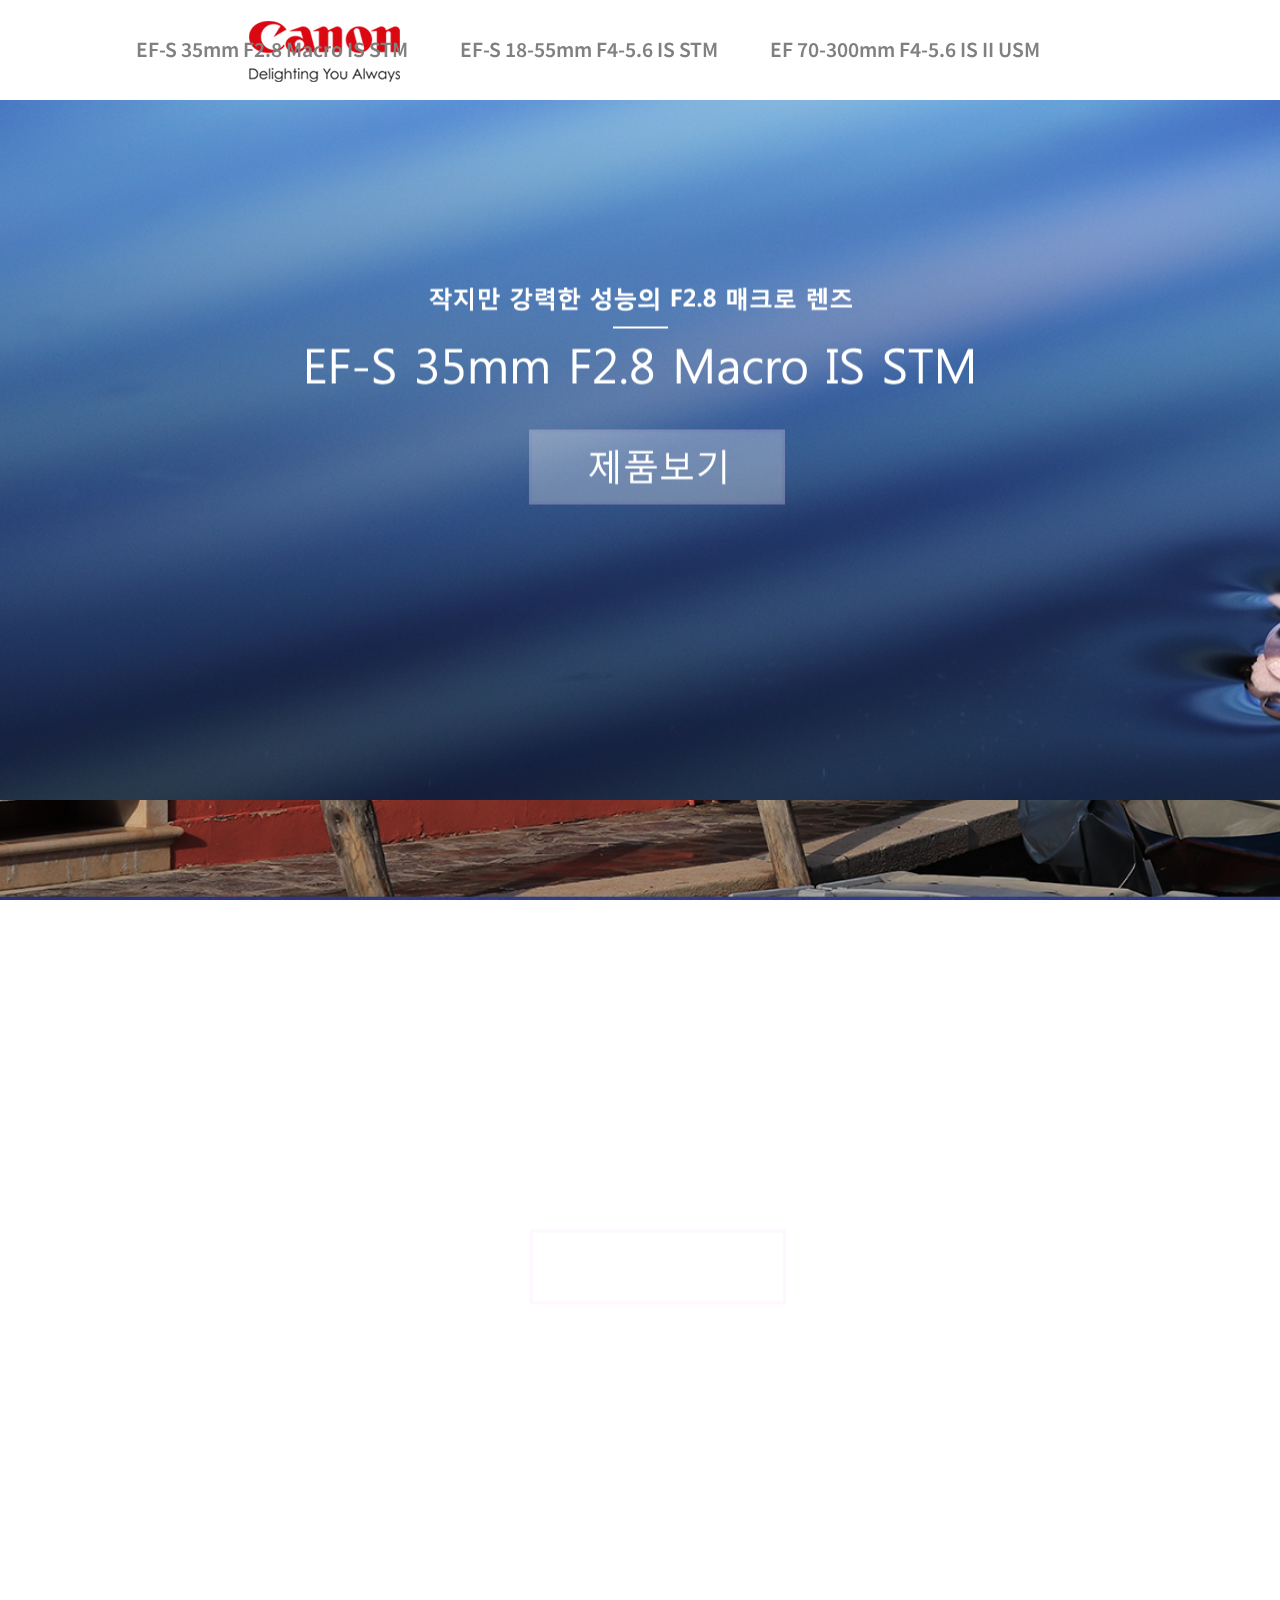
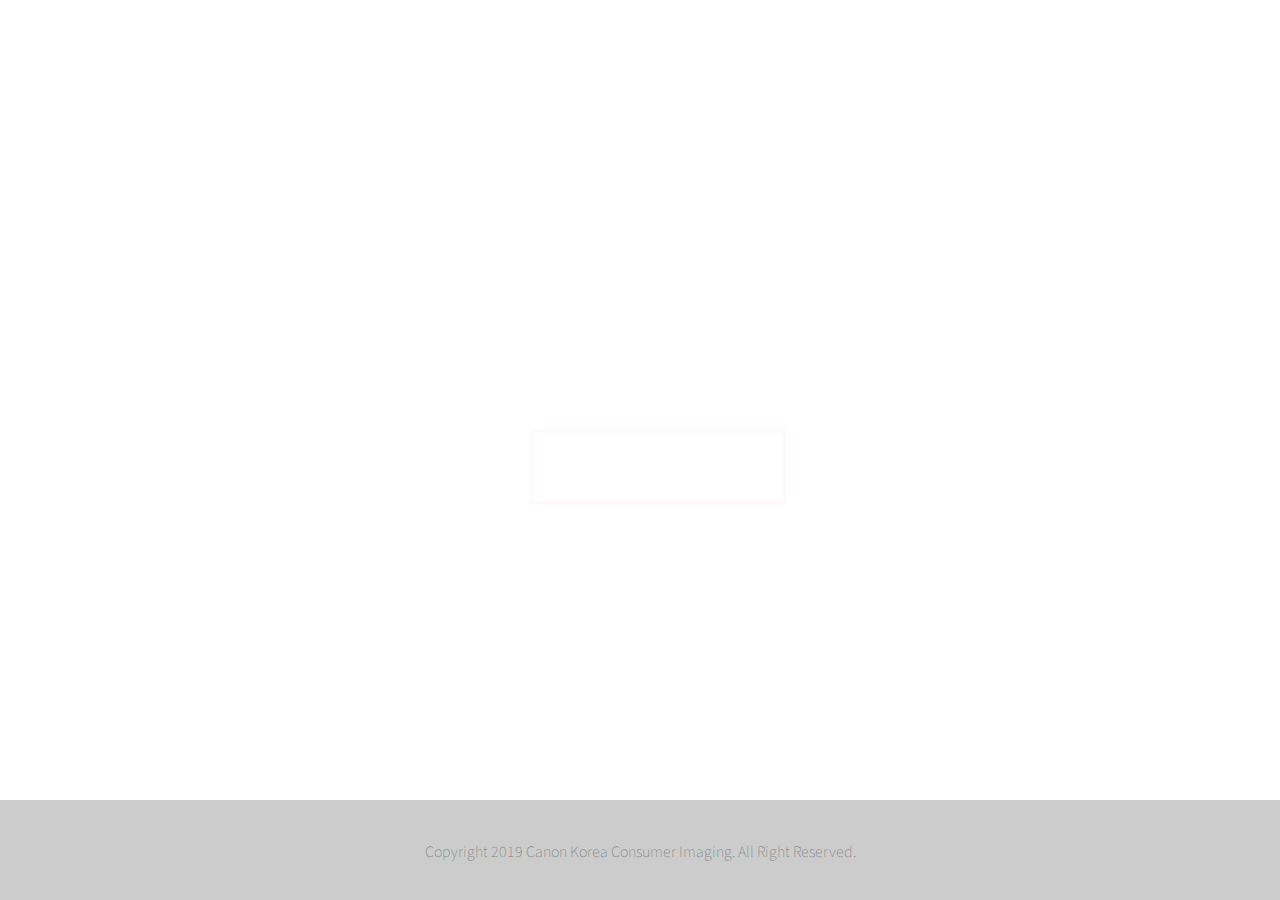
<file: index.html>
<!DOCTYPE html>
<html lang="kr">
  <head>
    <meta charset="utf-8">
    <link href="https://fonts.googleapis.com/css?family=Noto+Sans+KR" rel="stylesheet">
    <title></title>
    <style>
      body, h1 {
        margin: 0px;
      }
      #scene{
        height: 800px;
        overflow: hidden;
        background-size: cover;
        background-attachment: fixed;
      }
      .one{background-image: url(images/index_07.png);}
      .two{background-image: url(images/index_08.png);}
      .three{background-image: url(images/index_09.png);}
      #scene h1{
        position: relative;
        left: 50%;
        top: 50%;
        transform: translateX(-50%) translateY(-50%);
        text-align: center;
      }
      /*---푸터적용---*/
      footer{
        height: 100px;
        background-color: rgba(0, 0, 0, 0.2);
      }
      .footer{
        position: relative;
        left: 50%;
        top: 50%;
        transform: translateX(-50%) translateY(-50%);
        text-align: center;
        font-family: 'Noto Sans KR', sans-serif;
        font-size: 0.9rem;
        font-weight: 100;
        color: gray;
      }
      /*---네비게이션 처리---*/
      .wrap{
        border: 0px solid red;
        height: 100px;
        width: 100%;
        position: fixed;
        background-color: white;
        z-index: 10;
      }
      .logo{
        border: 0px solid blue;
        display: inline-block;
        margin-left: 240px;
      }
      .nav{
        border: 0px solid green;
        position: fixed;
        right: 240px;
        top: 35px;
        display: inline-block;
        font-family: 'Noto Sans KR', sans-serif;
        font-size: 1.2rem;
        font-weight: 600;
        color: gray;
      }
      .space{
        margin-left: 3rem;
      }
      a, a:link :visited :active{
        text-decoration: none;
        color: gray;
      }
      a:hover{
        color: red;
      }
    </style>
  </head>
  <body>
    <nav class="wrap">
      <div class="logo">
        <img src="images/index_02.png">
      </div>
      <div class="nav">
        <a href="p01.html">EF-S 35mm F2.8 Macro IS STM</a>
        <span class="space"></span>
        <a href="p02.html">EF-S 18-55mm F4-5.6 IS STM</a>
        <span class="space"></span>
        <a href="p03.html">EF 70-300mm F4-5.6 IS II USM</a>
      </div>
    </nav>
    <section id="scene" class="one">
      <h1><a href="p01.html"><img src="images/t01.png"></a></h1>
    </section>
    <section id="scene" class="two">
      <h1><a href="p02.html"><img src="images/t02.png"></a></h1>
    </section>
    <section id="scene" class="three">
      <h1><a href="p03.html"><img src="images/t03.png"></a></h1>
    </section>
    <footer>
      <div class="footer">
        Copyright 2019 Canon Korea Consumer Imaging. All Right Reserved.
      </div>
    </footer>
  </body>
</html>
</file>
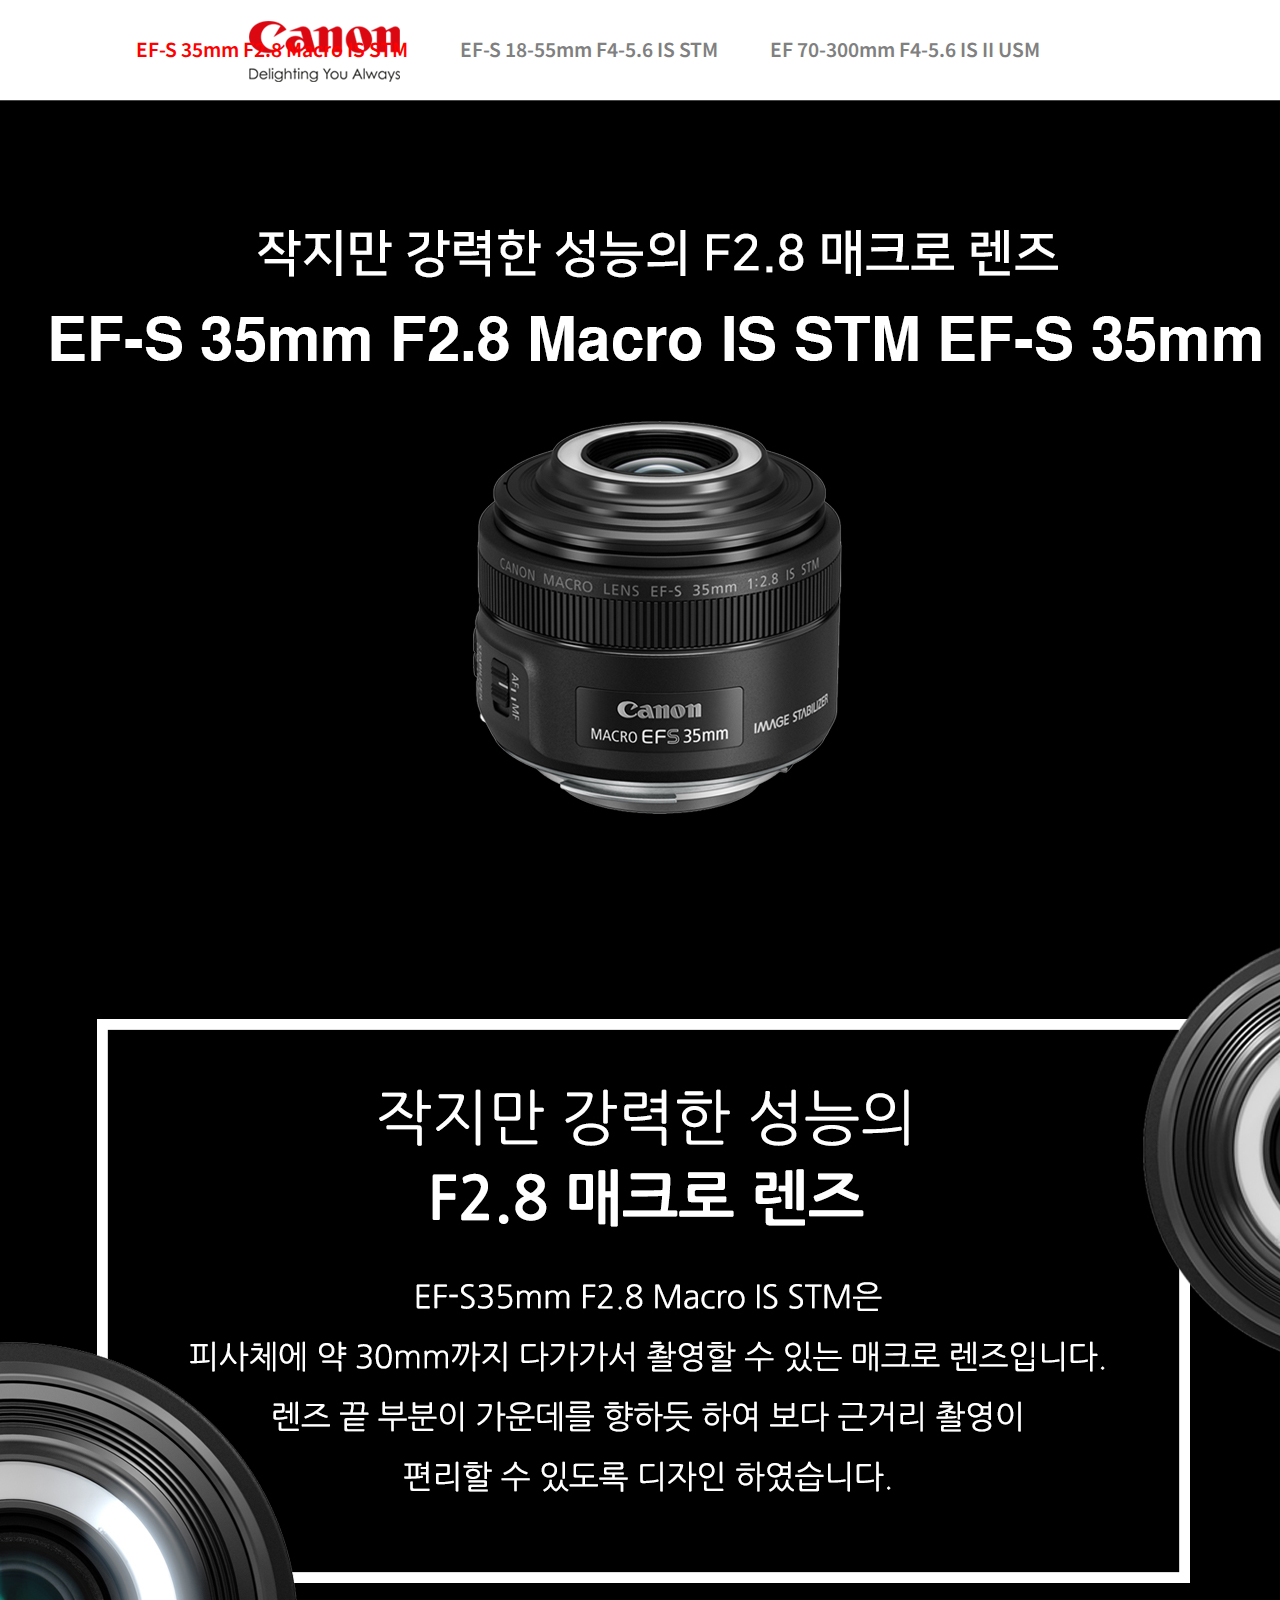
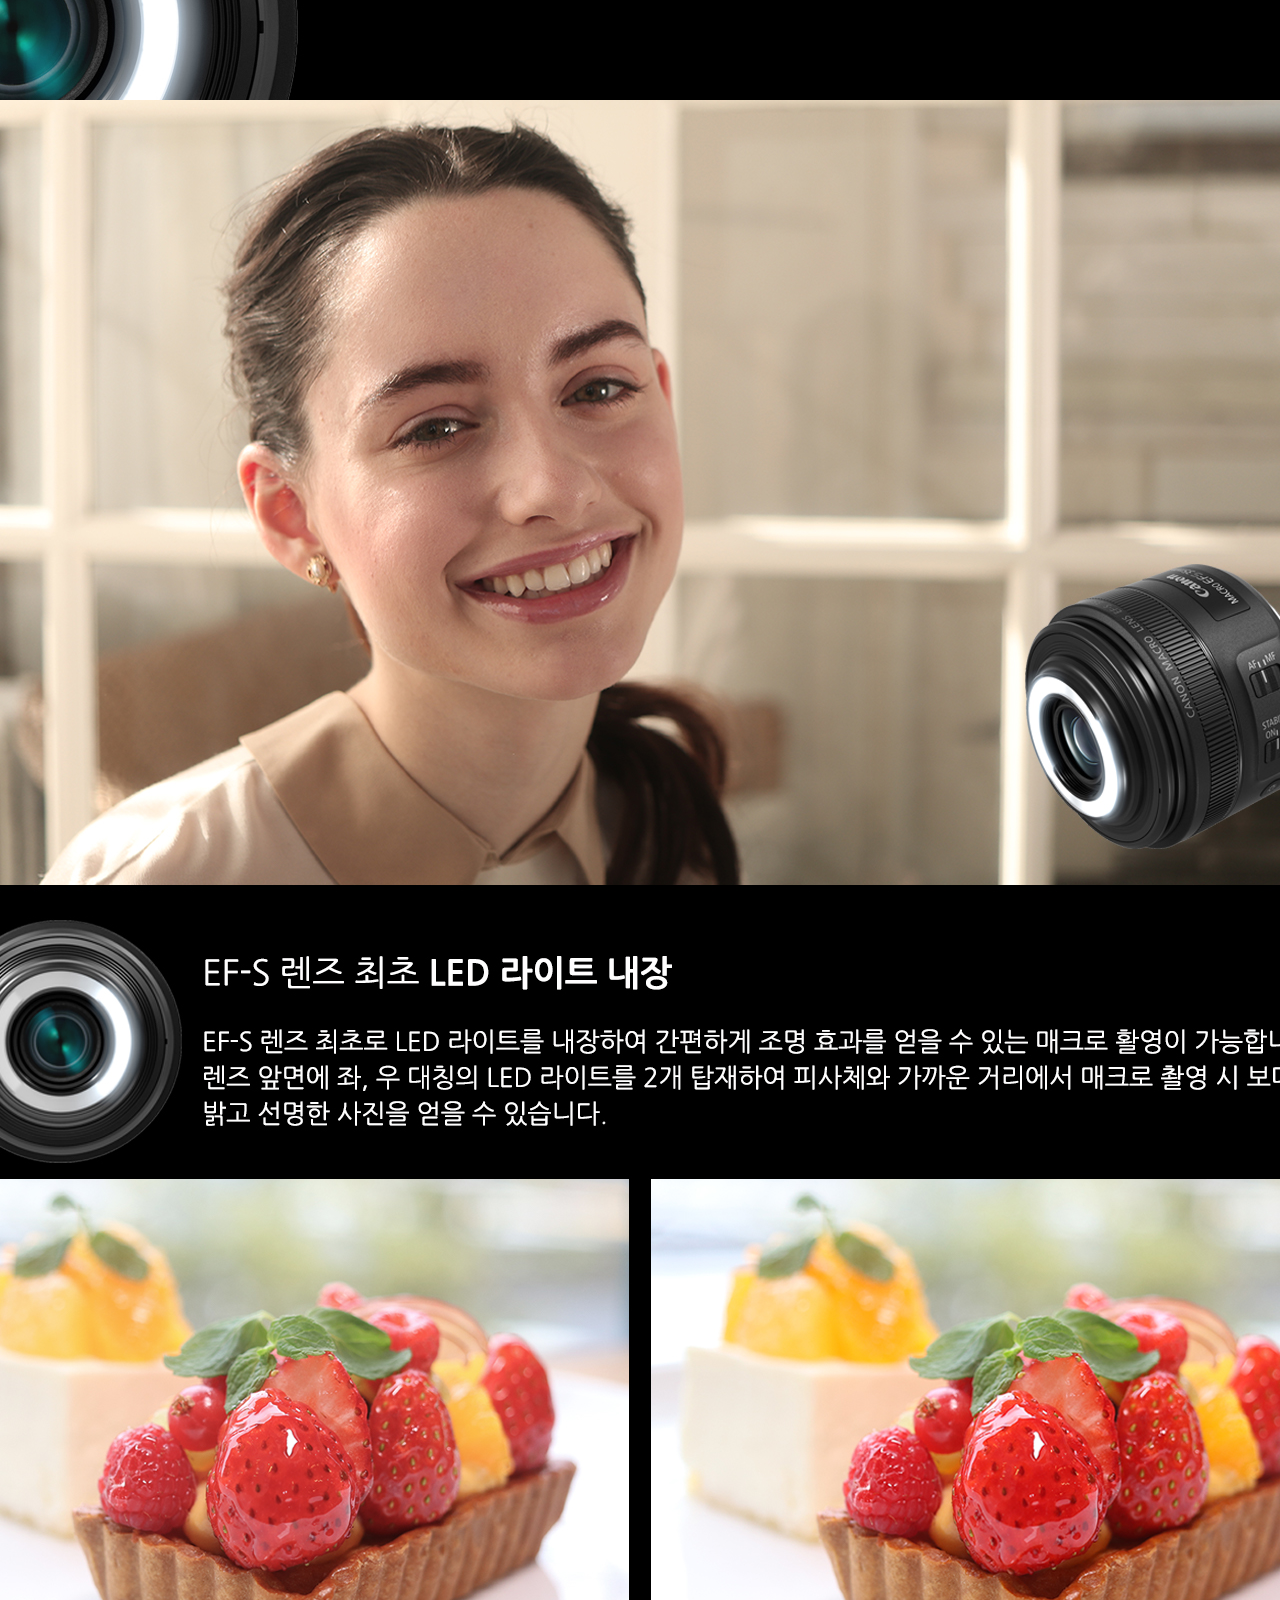
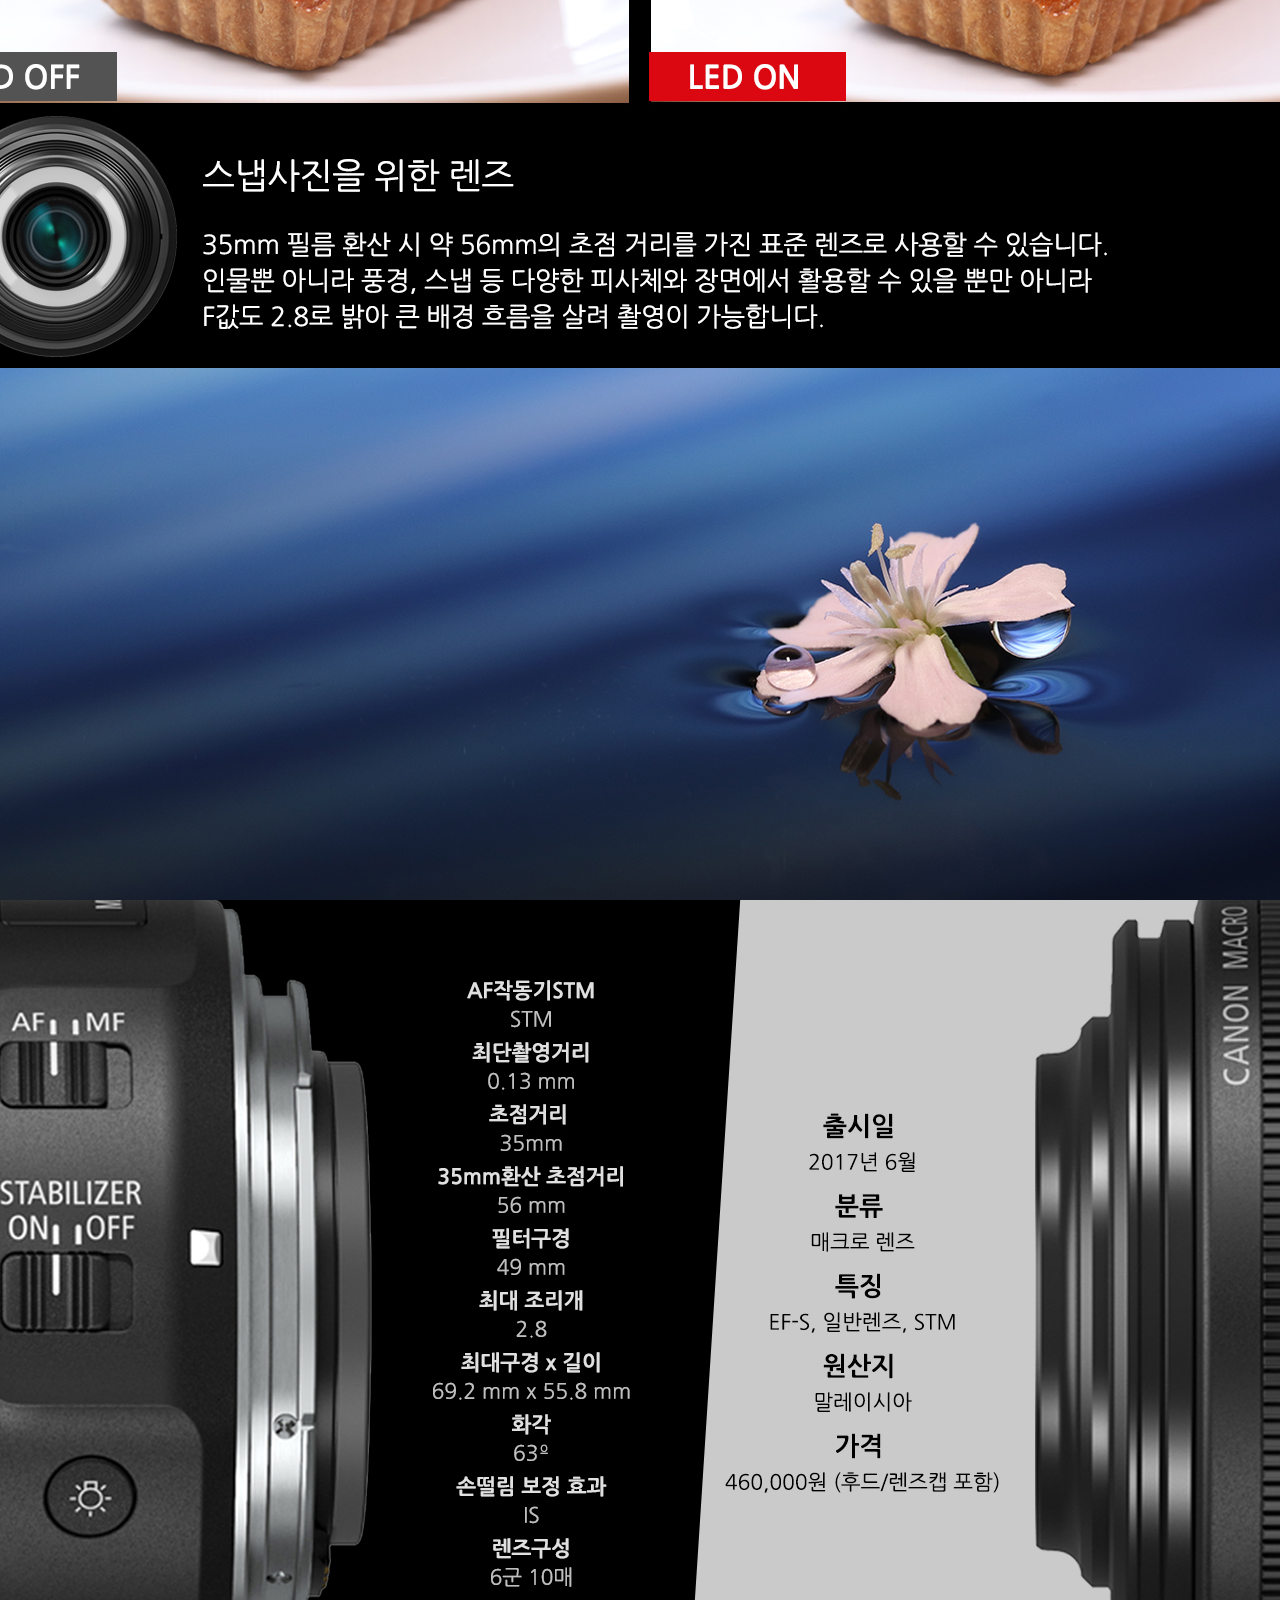
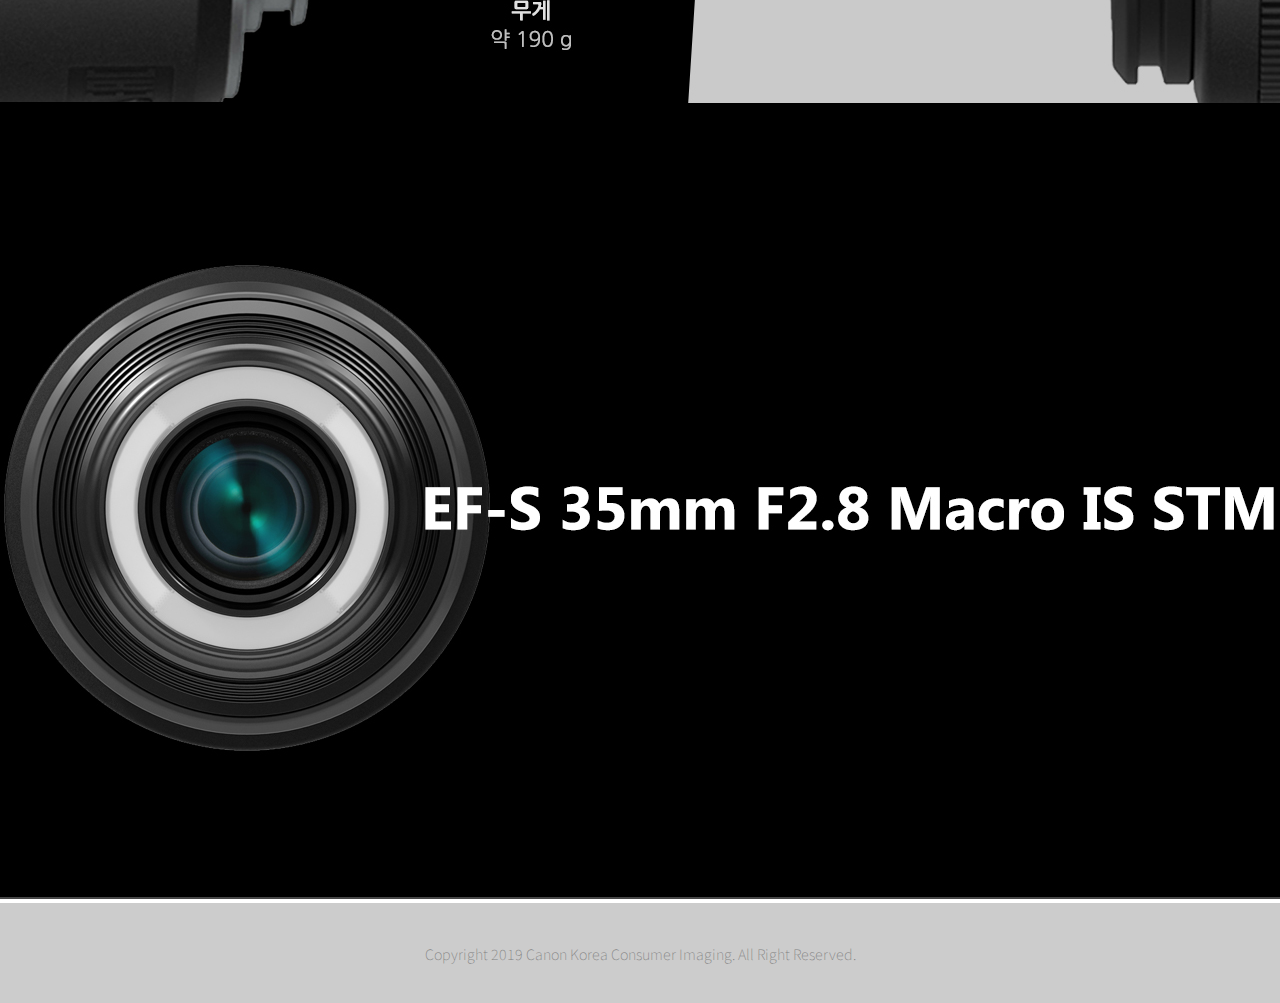
<file: p01.html>
<!DOCTYPE html>
<html lang="kr">
  <head>
    <meta charset="utf-8">
    <link rel="stylesheet" href="css.css">
    <link href="https://fonts.googleapis.com/css?family=Noto+Sans+KR" rel="stylesheet">
    <title></title>
  </head>
  <body>
    <nav class="wrap">
      <div class="logo">
        <a href="index.html"><img src="images/index_02.png"></a>
      </div>
      <div class="nav">
        <a href="p01.html" style="color:red">EF-S 35mm F2.8 Macro IS STM</a>
        <span class="space"></span>
        <a href="p02.html">EF-S 18-55mm F4-5.6 IS STM</a>
        <span class="space"></span>
        <a href="p03.html">EF 70-300mm F4-5.6 IS II USM</a>
      </div>
    </nav>

      <section class="bodywrap">
        <div class="page">
          <img src="images/1.jpg">
        </div>
      </section>

    <footer>
      <div class="footer">
        Copyright 2019 Canon Korea Consumer Imaging. All Right Reserved.
      </div>
    </footer>
  </body>
</html>
</file>
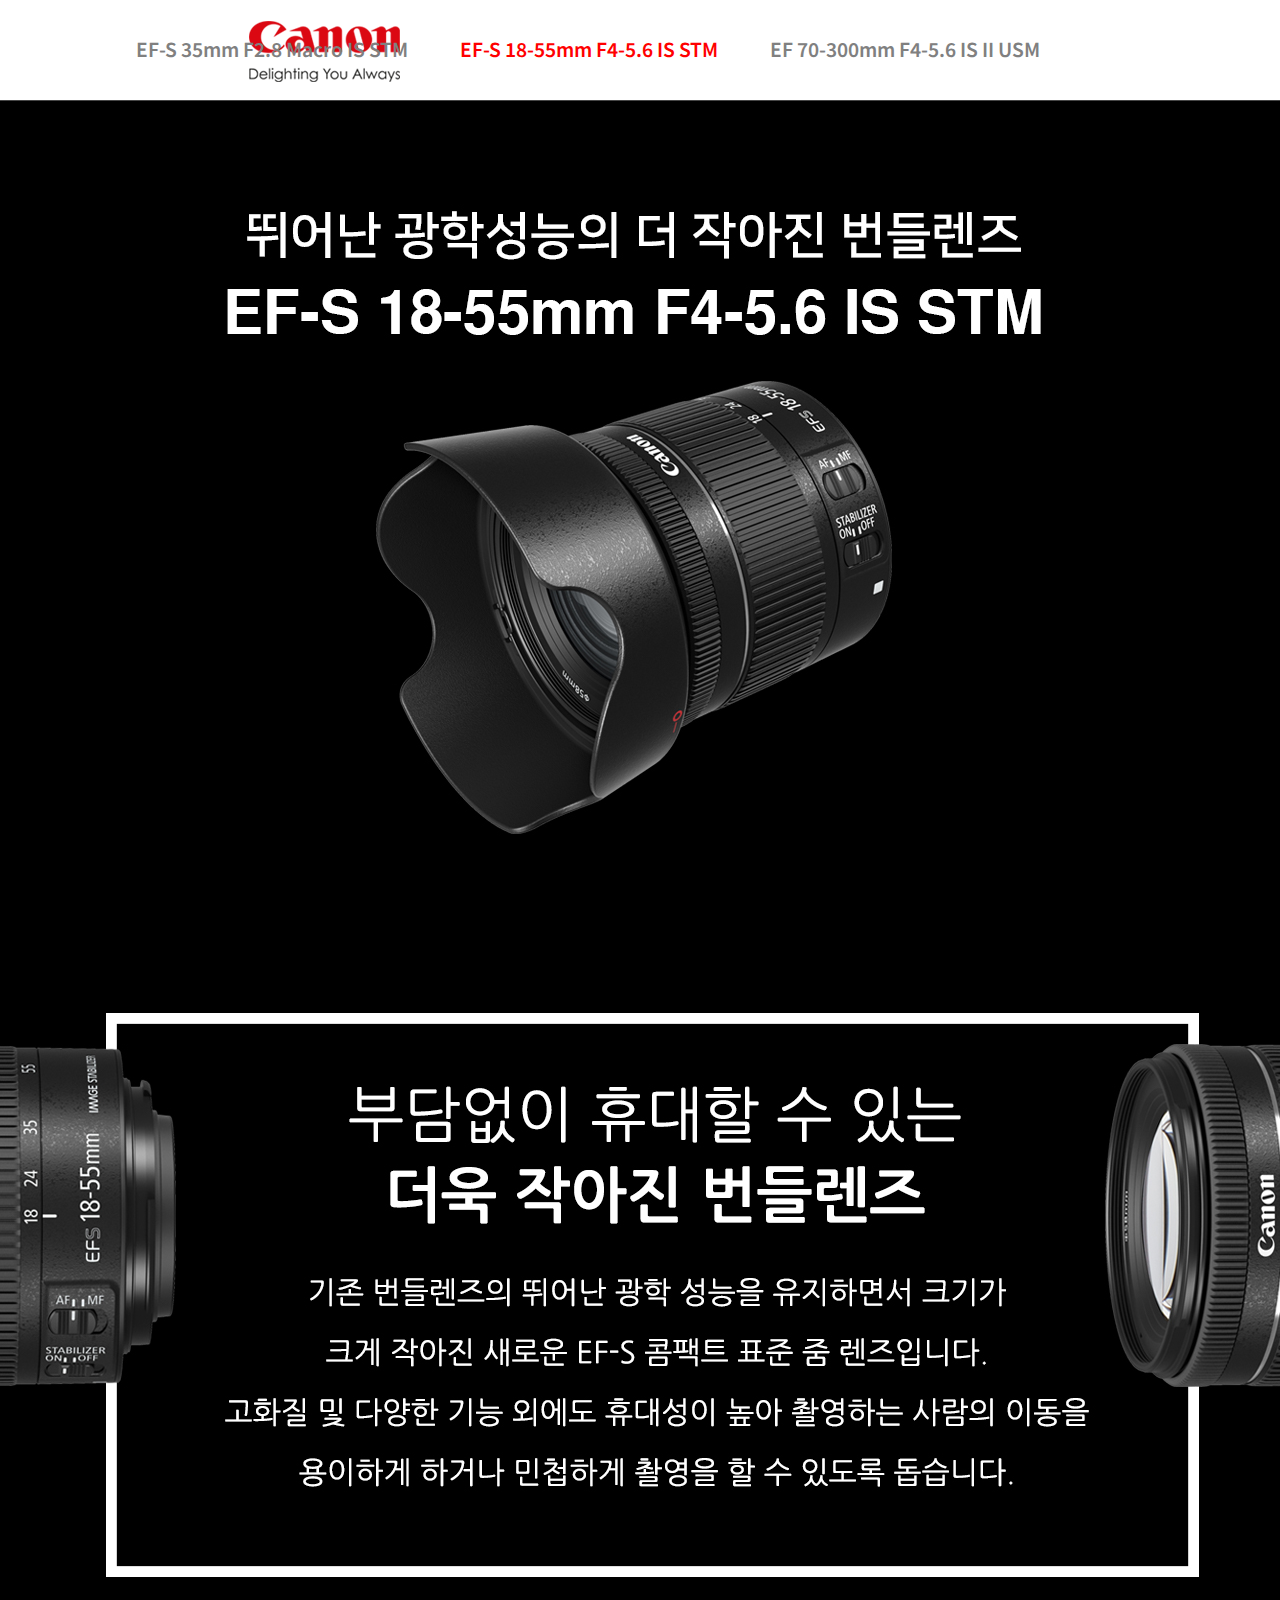
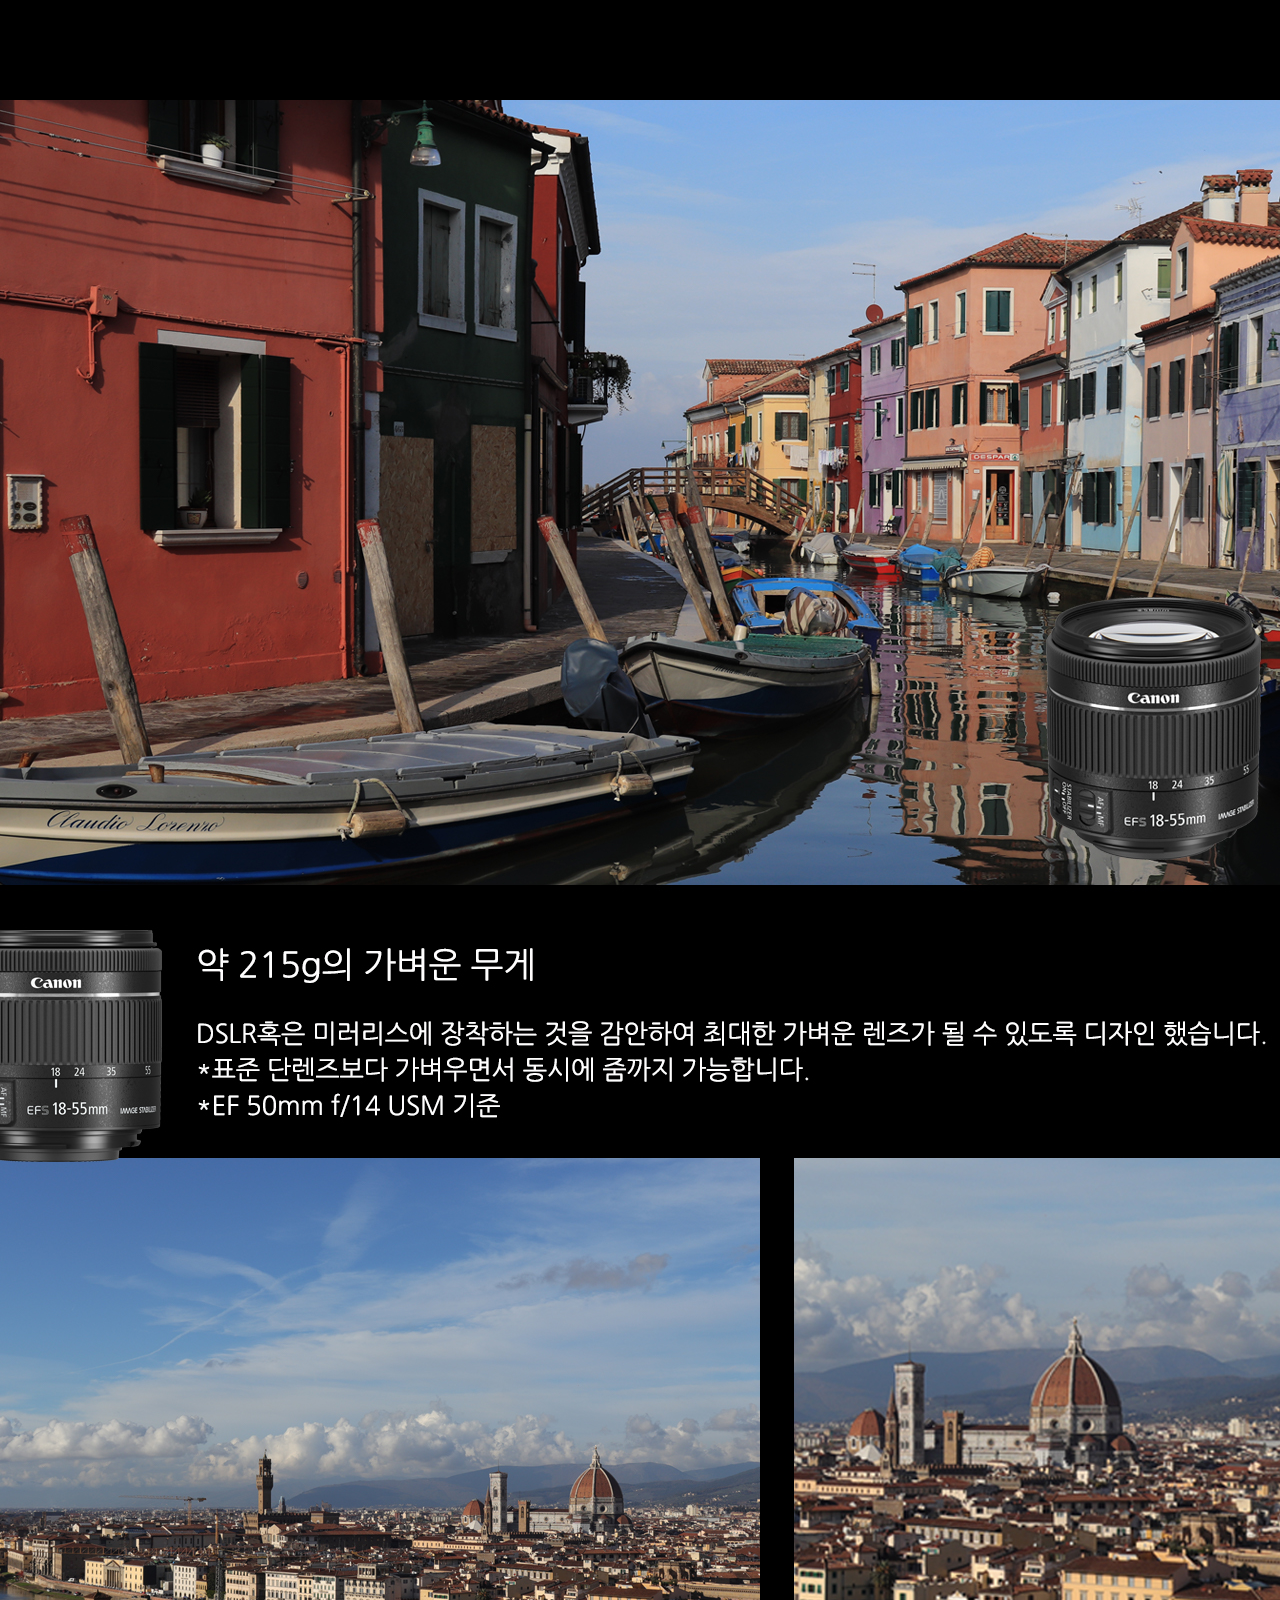
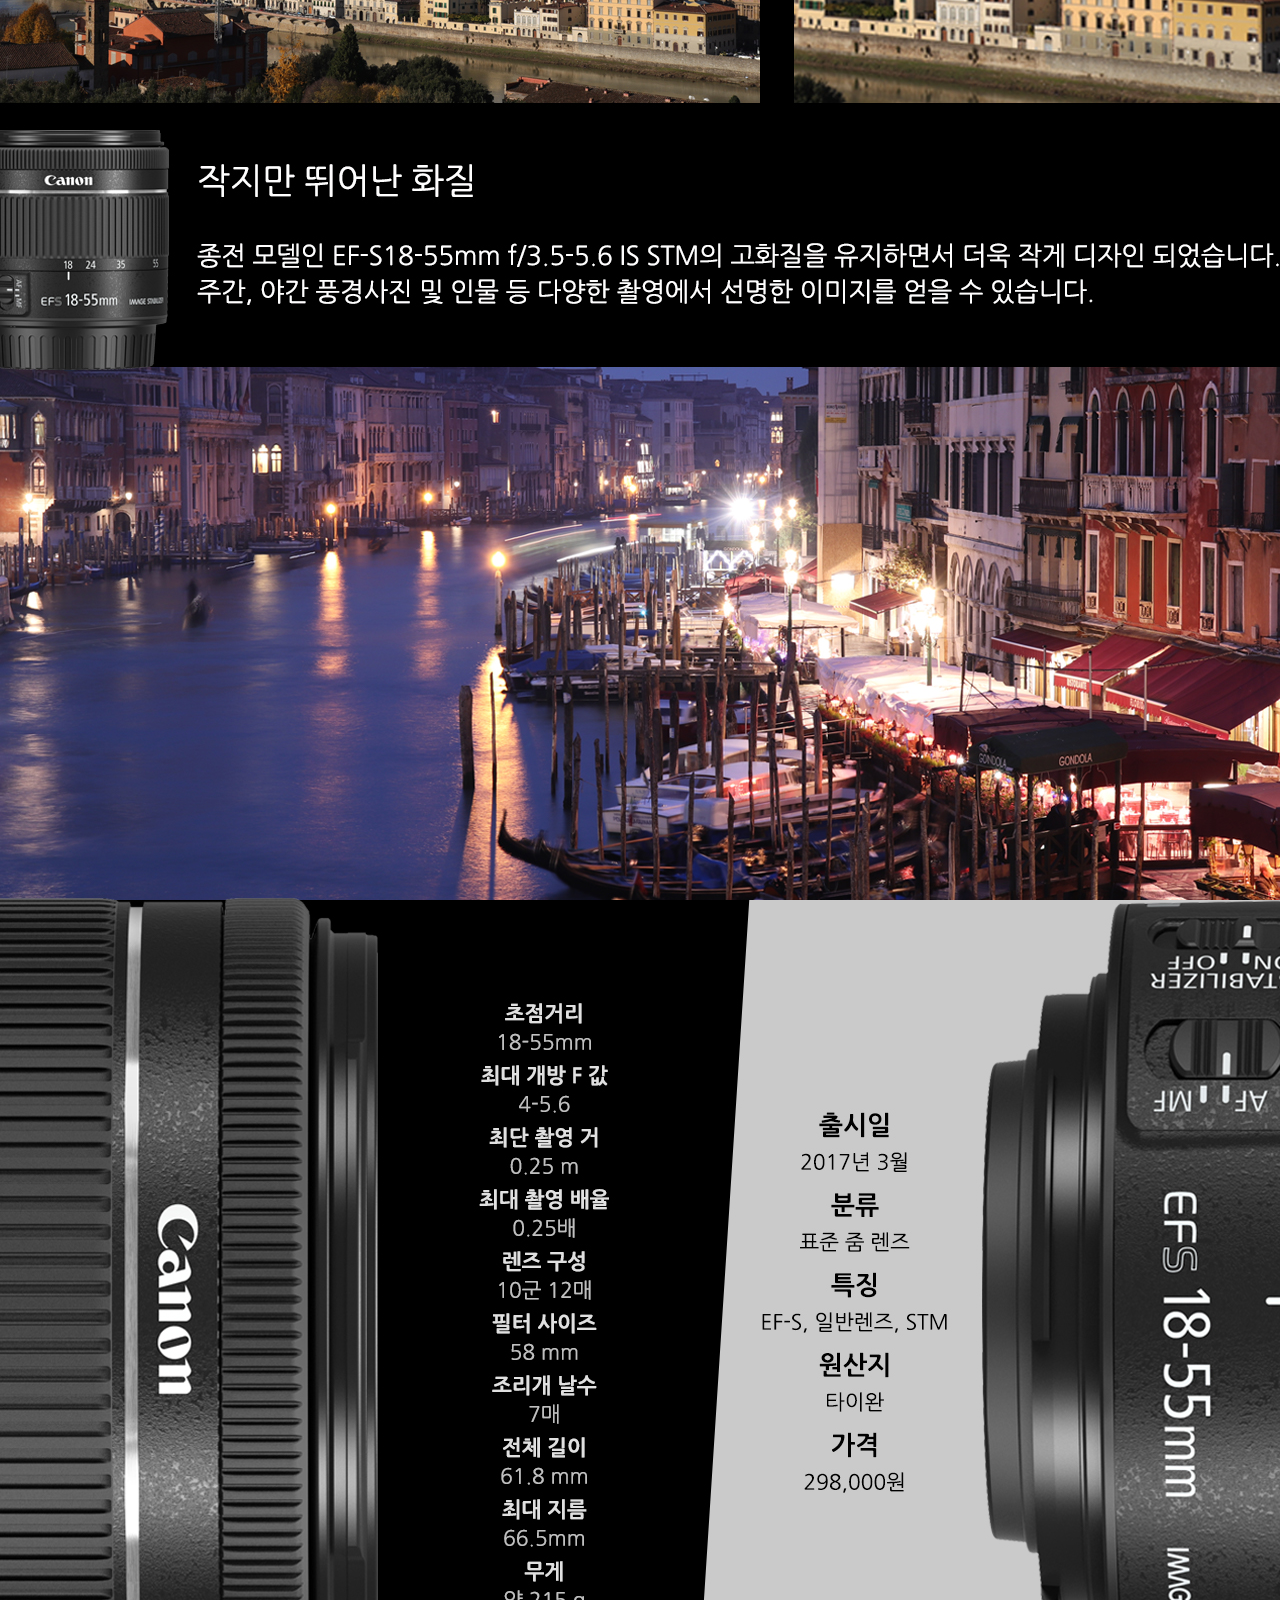
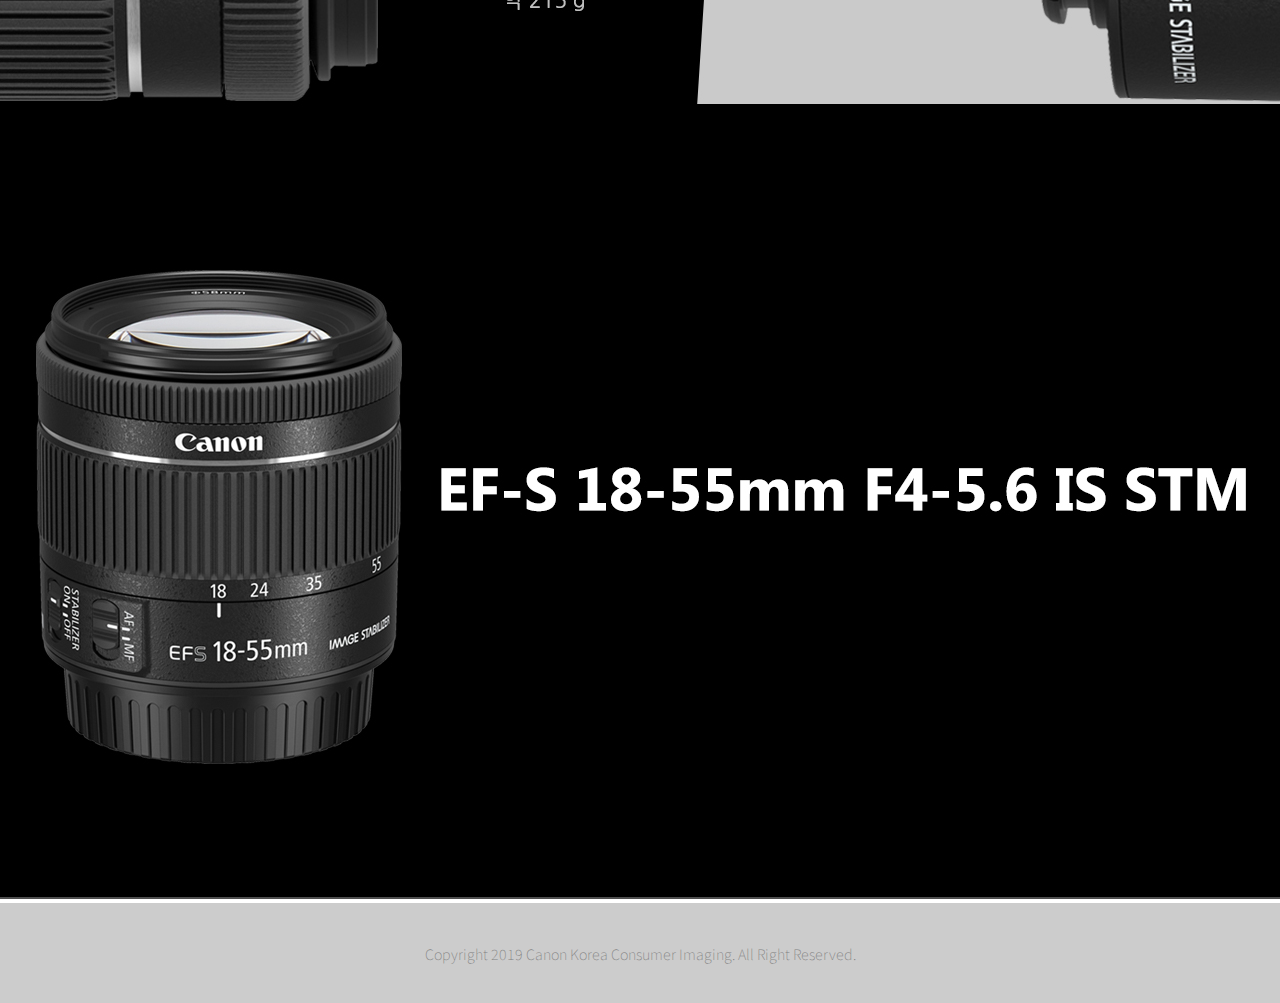
<file: p02.html>
<!DOCTYPE html>
<html lang="kr">
  <head>
    <meta charset="utf-8">
    <link rel="stylesheet" href="css.css">
    <link href="https://fonts.googleapis.com/css?family=Noto+Sans+KR" rel="stylesheet">
    <title></title>
  </head>
  <body>
    <nav class="wrap">
      <div class="logo">
        <a href="index.html"><img src="images/index_02.png"></a>
      </div>
      <div class="nav">
        <a href="p01.html">EF-S 35mm F2.8 Macro IS STM</a>
        <span class="space"></span>
        <a href="p02.html" style="color:red">EF-S 18-55mm F4-5.6 IS STM</a>
        <span class="space"></span>
        <a href="p03.html">EF 70-300mm F4-5.6 IS II USM</a>
      </div>
    </nav>

      <section class="bodywrap">
        <div class="page">
          <img src="images/2.jpg">
        </div>
      </section>

    <footer>
      <div class="footer">
        Copyright 2019 Canon Korea Consumer Imaging. All Right Reserved.
      </div>
    </footer>
  </body>
</html>
</file>
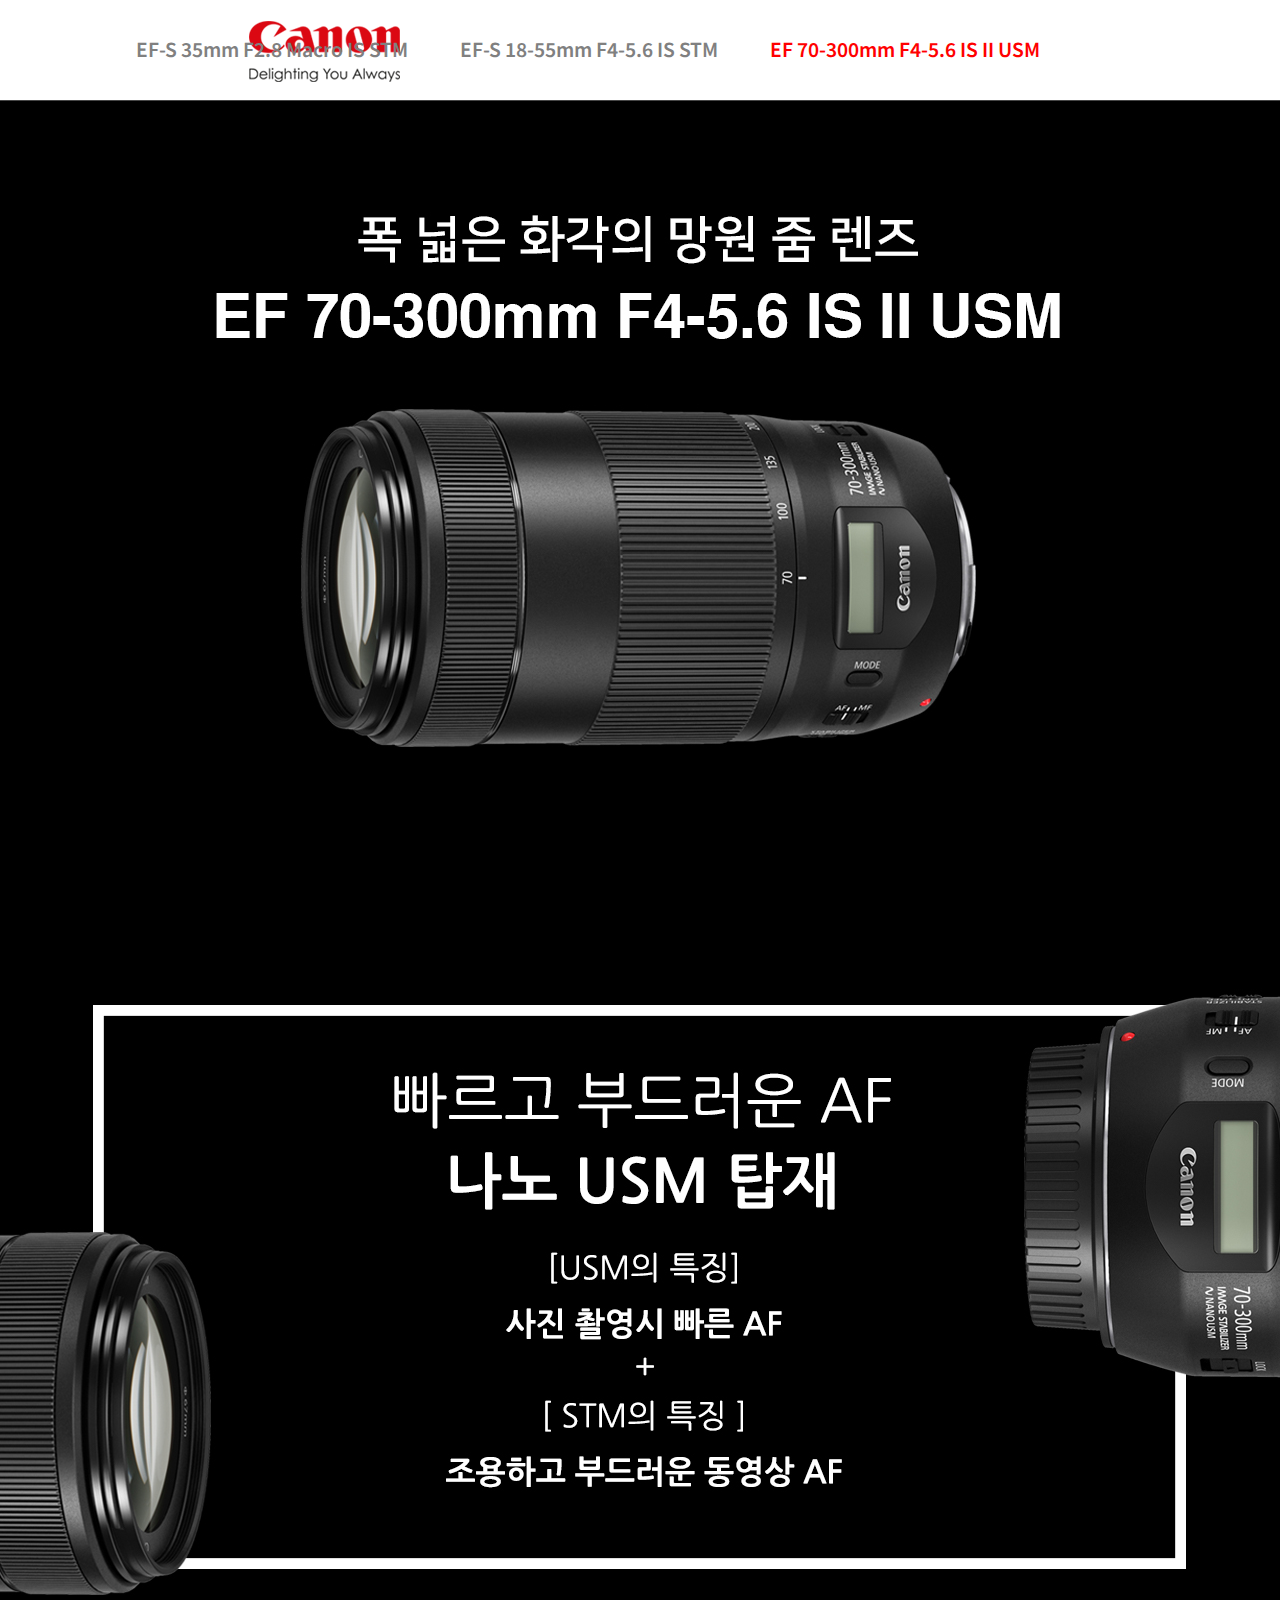
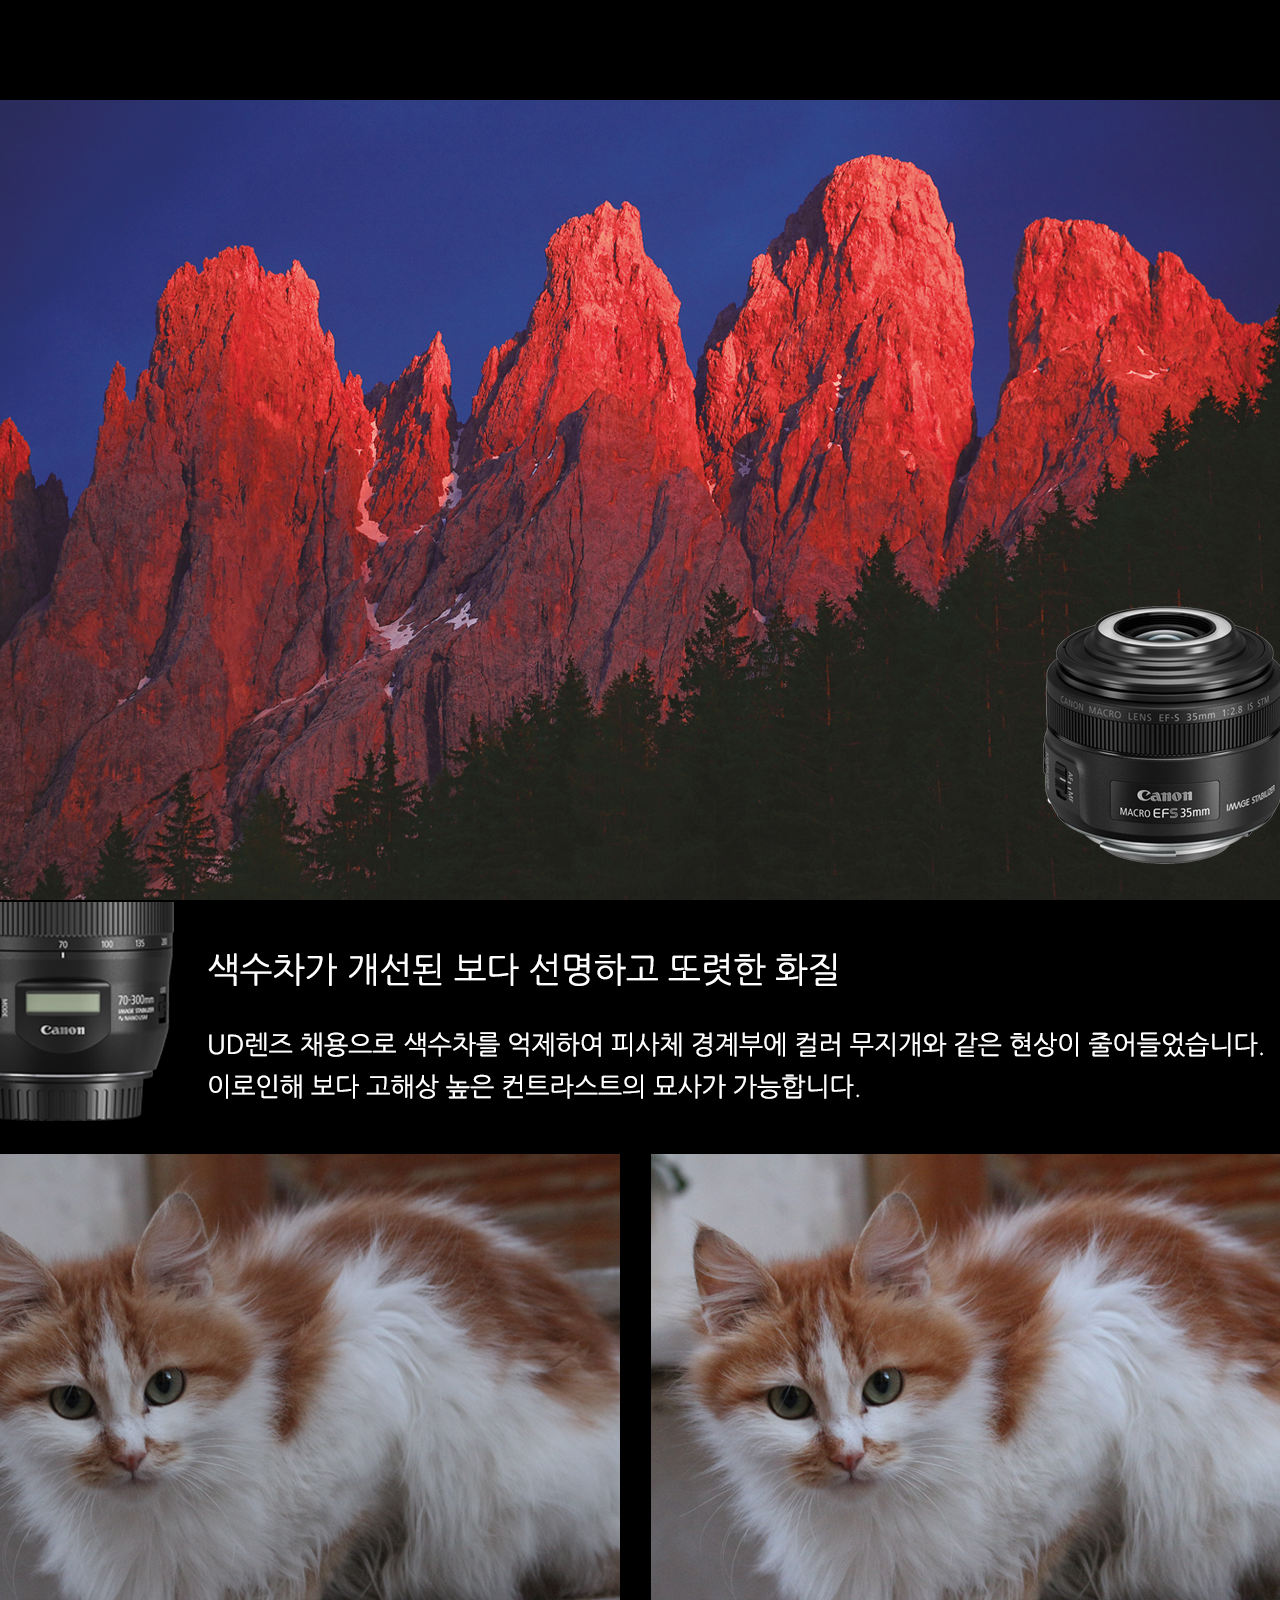
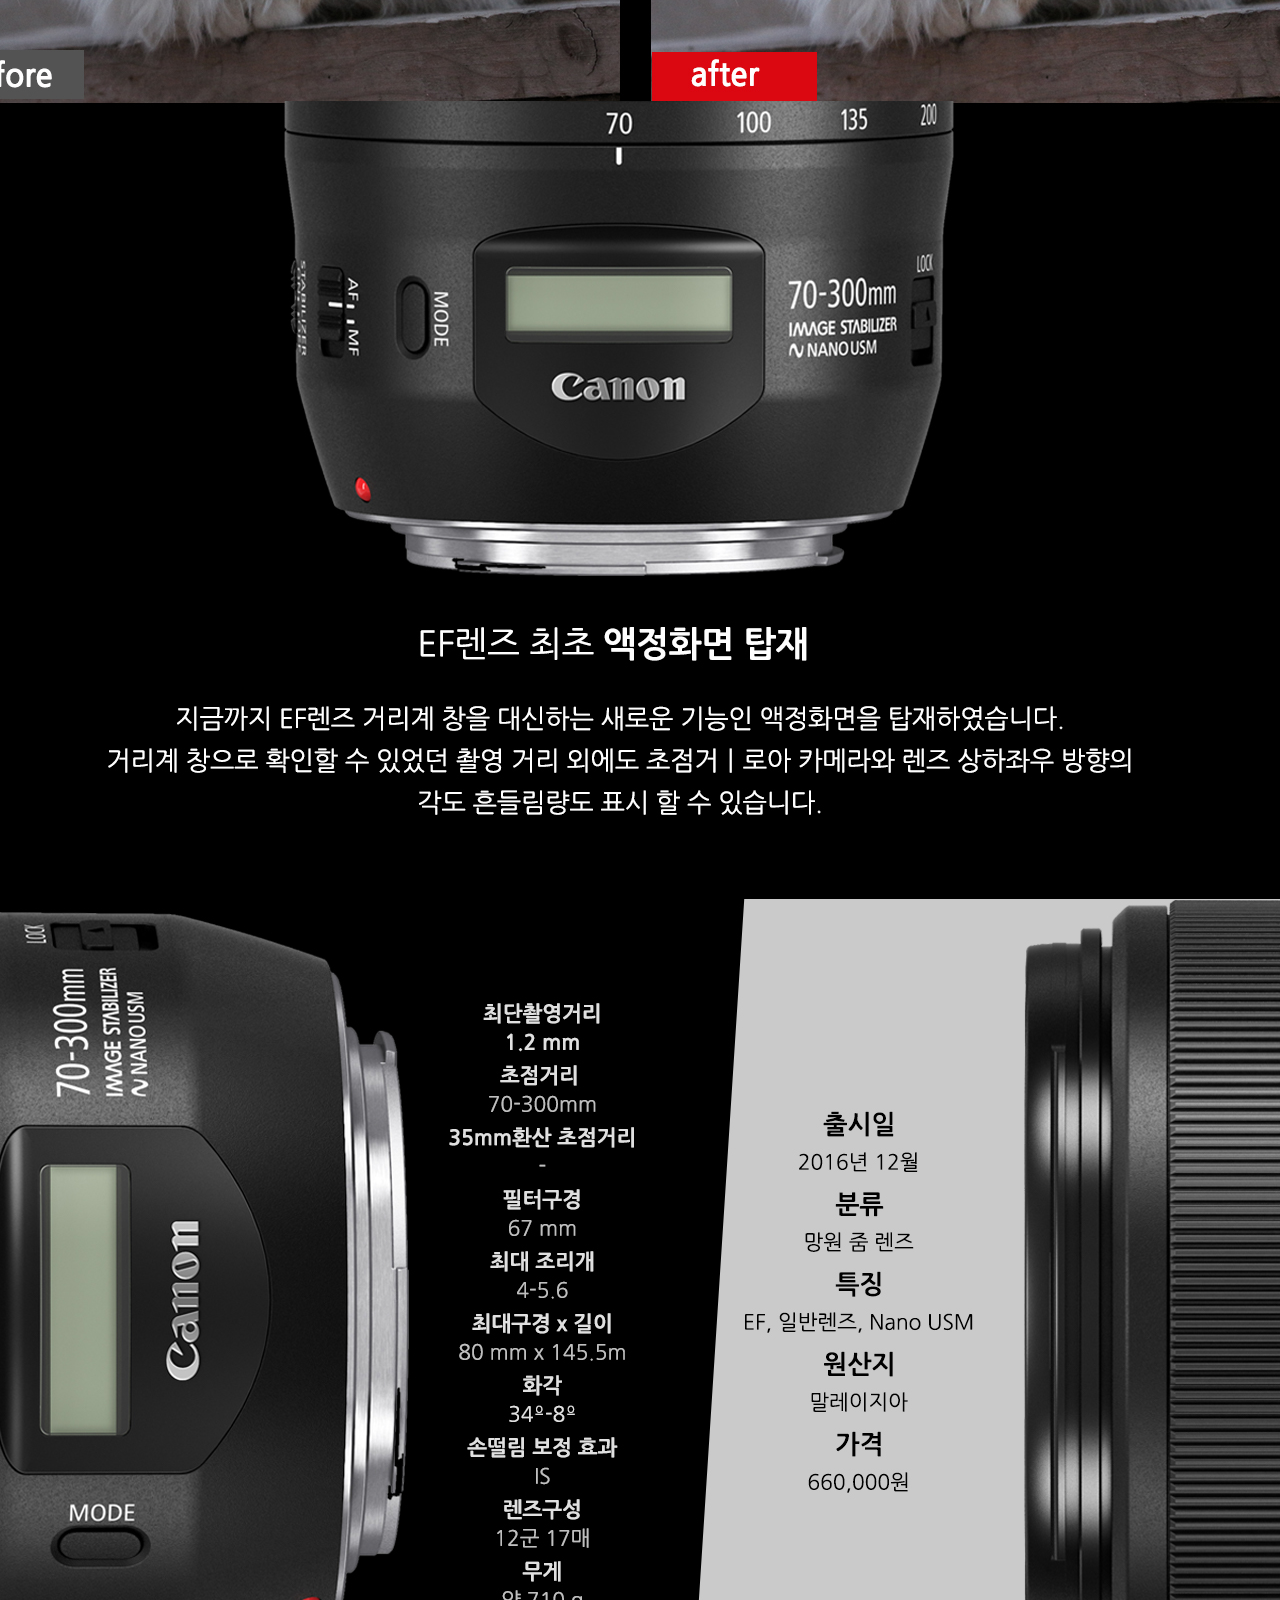
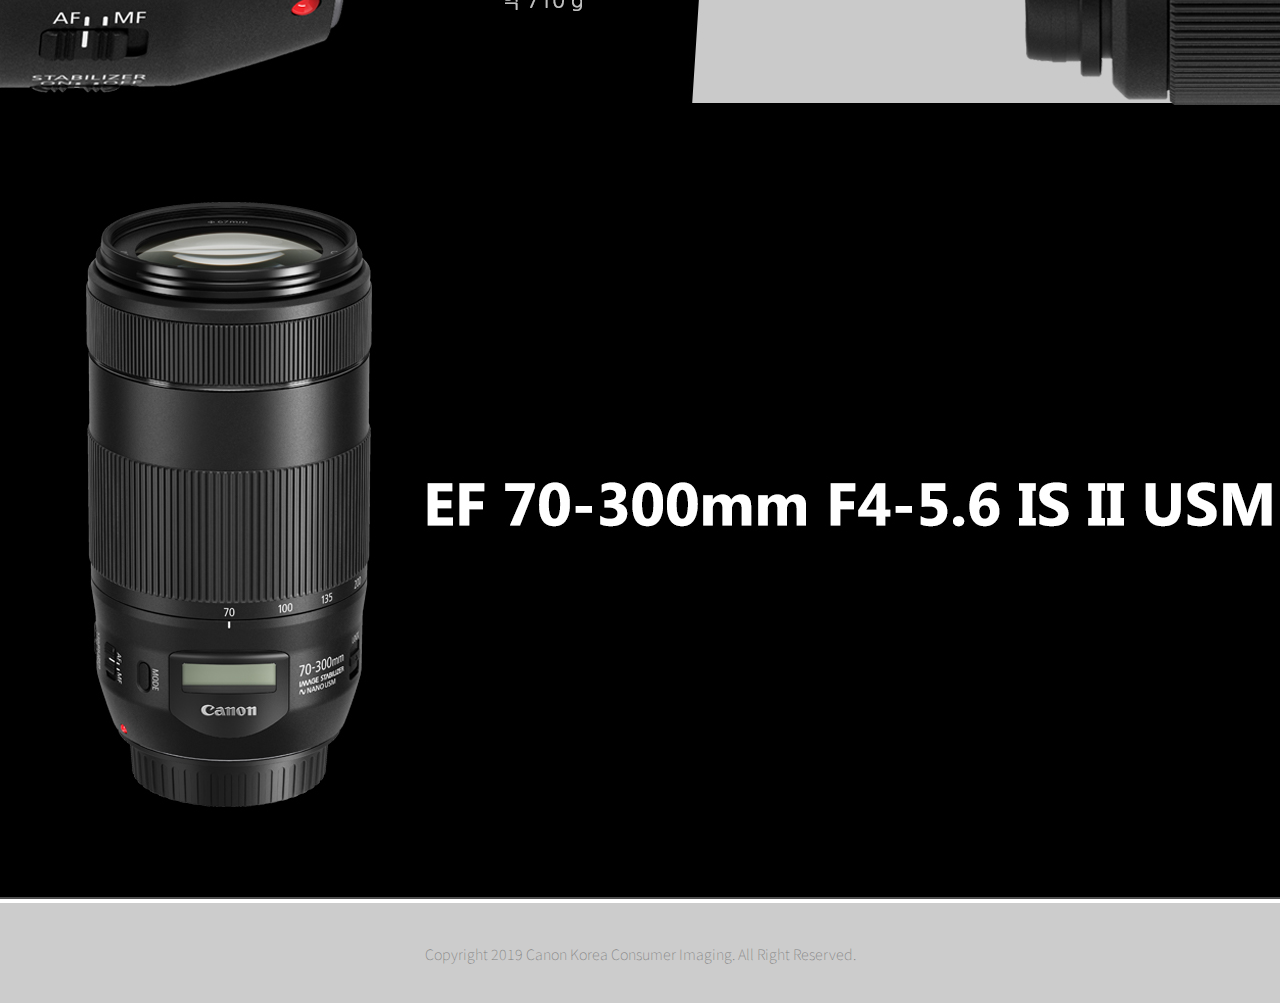
<file: p03.html>
<!DOCTYPE html>
<html lang="kr">
  <head>
    <meta charset="utf-8">
    <link rel="stylesheet" href="css.css">
    <link href="https://fonts.googleapis.com/css?family=Noto+Sans+KR" rel="stylesheet">
    <title></title>
  </head>
  <body>
    <nav class="wrap">
      <div class="logo">
        <a href="index.html"><img src="images/index_02.png"></a>
      </div>
      <div class="nav">
        <a href="p01.html">EF-S 35mm F2.8 Macro IS STM</a>
        <span class="space"></span>
        <a href="p02.html">EF-S 18-55mm F4-5.6 IS STM</a>
        <span class="space"></span>
        <a href="p03.html" style="color:red">EF 70-300mm F4-5.6 IS II USM</a>
      </div>
    </nav>

      <section class="bodywrap">
        <div class="page">
          <img src="images/3.jpg">
        </div>
      </section>

    <footer>
      <div class="footer">
        Copyright 2019 Canon Korea Consumer Imaging. All Right Reserved.
      </div>
    </footer>
  </body>
</html>
</file>
<file: css.css>
body, h1 {
  margin: 0px;
}
#scene{
  height: 800px;
  overflow: hidden;
  background-size: cover;
  background-attachment: fixed;
}
.one{background-image: url(images/index_07.png);}
.two{background-image: url(images/index_08.png);}
.three{background-image: url(images/index_09.png);}
#scene h1{
  position: relative;
  left: 50%;
  top: 50%;
  transform: translateX(-50%) translateY(-50%);
  text-align: center;
}
/*---푸터적용---*/
footer{
  height: 100px;
  background-color: rgba(0, 0, 0, 0.2);
}
.footer{
  position: relative;
  left: 50%;
  top: 50%;
  transform: translateX(-50%) translateY(-50%);
  text-align: center;
  font-family: 'Noto Sans KR', sans-serif;
  font-size: 0.9rem;
  font-weight: 100;
  color: gray;
}
/*---네비게이션 처리---*/
.wrap{
  border: 0px solid red;
  height: 100px;
  width: 100%;
  position: static;
  background-color: white;
  z-index: 10;
}
.logo{
  border: 0px solid blue;
  display: inline-block;
  margin-left: 240px;
}
.nav{
  border: 0px solid green;
  position: absolute;
  right: 240px;
  top: 35px;
  display: inline-block;
  font-family: 'Noto Sans KR', sans-serif;
  font-size: 1.2rem;
  font-weight: 600;
  color: gray;
}
.space{
  margin-left: 3rem;
}
a, a:link :visited :active{
  text-decoration: none;
  color: gray;
}
a:hover{
  color: red;
}
/*---서브페이지구성---*/
.bodywrap{
  top: 100px;
  width: 100%;
  height: 100%;
}
.page{
  position: relative;
  width: 1440px;
  left: 50%;
  transform: translateX(-50%);
}
</file>
